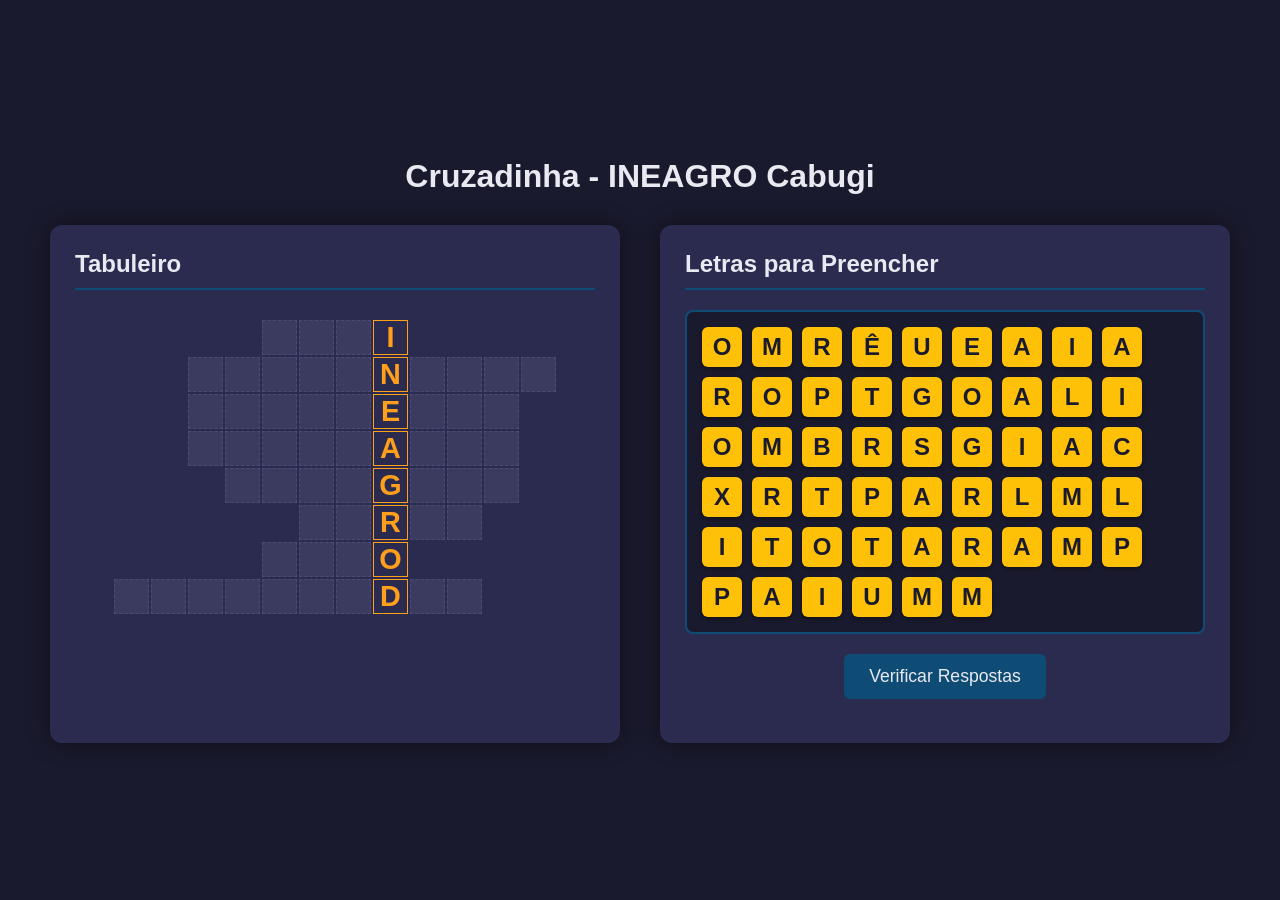
<file: index.html>
<!doctype html>
<html lang="pt-BR">
  <head>
    <meta charset="UTF-8" />
    <meta name="viewport" content="width=device-width, initial-scale=1.0" />
    <title>Acróstico - UFERSA</title>
    <link rel="icon" type="image/x-icon" href="assets/icon.ico" />
    <link rel="stylesheet" href="style.css" />
  </head>
  <body>
    <div class="main-layout">
      <header>
        <h1>Cruzadinha - INEAGRO Cabugi</h1>
      </header>

      <main class="game-area">
        <section class="acrostic-section">
          <h2>Tabuleiro</h2>
          <div id="acrostic-grid"></div>
        </section>

        <section class="letters-section">
          <h2>Letras para Preencher</h2>
          <div id="letter-box"></div>
          <div class="controls">
            <button onclick="checkAnswers()">Verificar Respostas</button>
            <p id="feedback"></p>
          </div>
        </section>
      </main>
    </div>

    <script src="script.js"></script>
  </body>
</html>
</file>
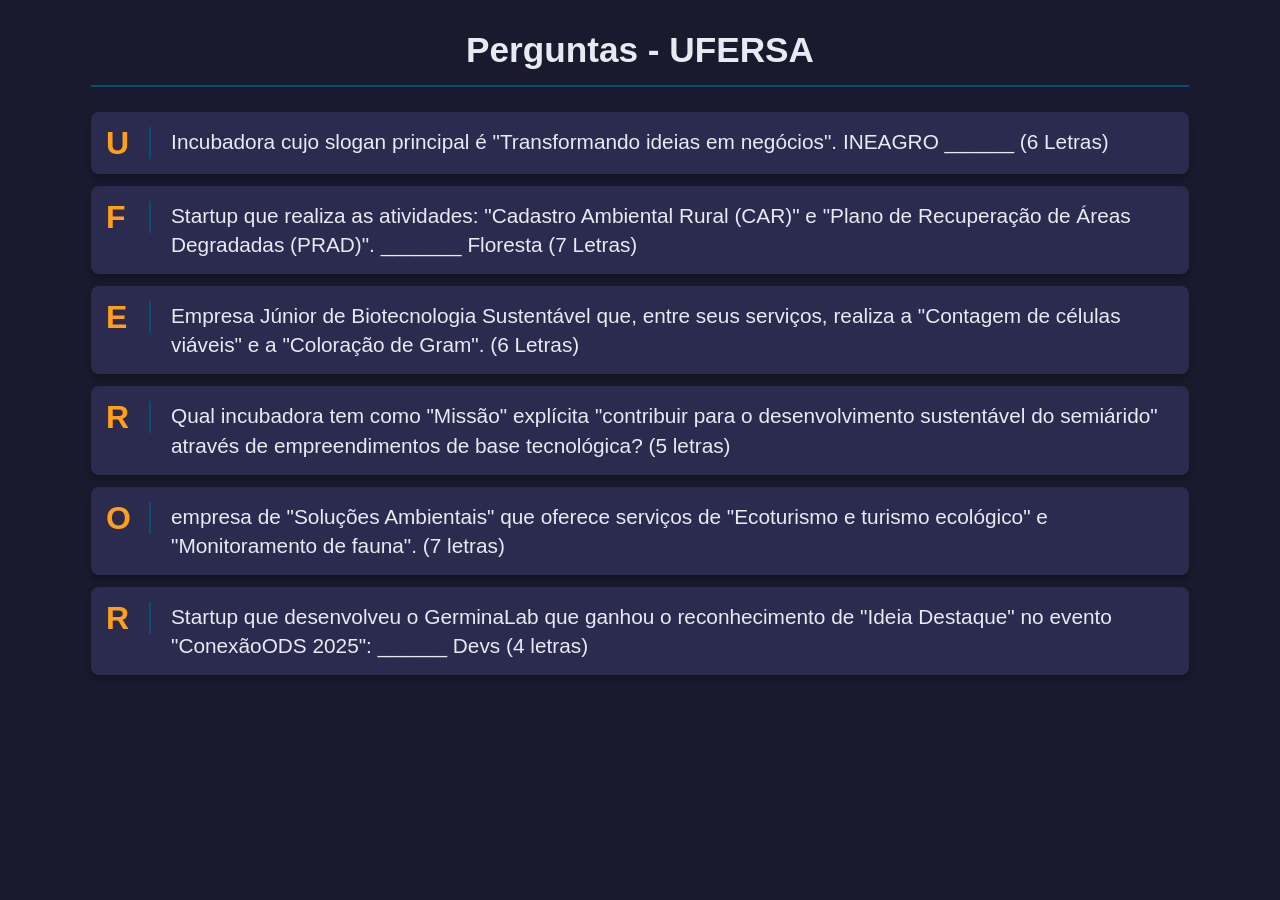
<file: dicas.html>
<!DOCTYPE html>
<html lang="pt-BR">
<head>
    <meta charset="UTF-8">
    <meta name="viewport" content="width=device-width, initial-scale=1.0">
    <title>Perguntas - UFERSA</title>
    <link rel="icon" type="image/x-icon" href="assets/icon.ico">

    <link rel="stylesheet" href="style.css"> 
</head>
<body class="hints-page"> 
    <div class="hints-container">
        <h1>Perguntas - UFERSA</h1>

        <ul class="question-list">
            
            <li class="question-item">
                <span class="letter">U</span>
                <span class="hint-text">Incubadora cujo slogan principal é "Transformando ideias em negócios". INEAGRO ______ (6 Letras)</span>
            </li>
            
            <li class="question-item">
                <span class="letter">F</span>
                <span class="hint-text">Startup que realiza as atividades: "Cadastro Ambiental Rural (CAR)" e "Plano de Recuperação de Áreas Degradadas (PRAD)". _______ Floresta (7 Letras)</span>
            </li>
            
            <li class="question-item">
                <span class="letter">E</span>
                <span class="hint-text">Empresa Júnior de Biotecnologia Sustentável que, entre seus serviços, realiza a "Contagem de células viáveis" e a "Coloração de Gram". (6 Letras)</span>
            </li>
            
            <li class="question-item">
                <span class="letter">R</span>
                <span class="hint-text">Qual incubadora tem como "Missão" explícita "contribuir para o desenvolvimento sustentável do semiárido" através de empreendimentos de base tecnológica? (5 letras)</span>
            </li>

            <li class="question-item">
                <span class="letter">O</span>
                <span class="hint-text">empresa de "Soluções Ambientais" que oferece serviços de "Ecoturismo e turismo ecológico" e "Monitoramento de fauna". (7 letras)</span>
            </li>

            <li class="question-item">
                <span class="letter">R</span>
                <span class="hint-text">Startup que desenvolveu o GerminaLab que ganhou o reconhecimento de "Ideia Destaque" no evento "ConexãoODS 2025": ______ Devs (4 letras)</span>
            </li>
        </ul>
    </div>
</body>
</html>
</file>
<file: style.css>
/* Paleta Dark Mode */
:root {
  --bg-color: #1a1a2e;
  --text-color: #e9e9f2;
  --primary-color: #0f4c75;
  --accent-color: #ff9f1c;
  --tile-color: #2b2b4f;
  --cell-empty-color: #3b3b5f;
  --cell-border: #4a4a75;
  --letter-tile-bg: #ffc107;
  --correct-color: #38a3a5;
  --error-color: #d90429;
  user-select: none;
}

/* Reset Básico para garantir consistência e tamanho exato */
* {
  margin: 0;
  padding: 0;
  box-sizing: border-box;
}

body {
  font-family: "Segoe UI", Tahoma, Geneva, Verdana, sans-serif;
  background-color: var(--bg-color);
  color: var(--text-color);
  display: flex;
  justify-content: center;
  align-items: center;
  min-height: 100vh;
}

/* Otimização para Tablet */
.main-layout {
  width: 95%;
  max-width: 1200px;
  padding: 10px;
}

header h1 {
  text-align: center;
  color: var(--text-color);
  margin-bottom: 30px;
}

.game-area {
  display: flex;
  gap: 40px;
  flex-direction: column;
}

@media (min-width: 768px) {
  .game-area {
    flex-direction: row;
  }
}

/* Estilo das Seções */

section {
  min-height: 518px;
}

.acrostic-section,
.letters-section {
  flex: 1;
  background: var(--tile-color);
  padding: 25px;
  border-radius: 12px;
  box-shadow: 0 0 20px rgba(0, 0, 0, 0.5);
}
.acrostic-section h2,
.letters-section h2 {
  border-bottom: 2px solid var(--primary-color);
  padding-bottom: 10px;
  margin-bottom: 20px;
}

#acrostic-grid {
  display: grid;
  gap: 2px;
  margin-bottom: 20px;
  justify-content: center;
  overflow-x: auto;
  padding: 10px 0;
}

/* Elementos individuais do Grid */
.cell,
.acrostic-letter {
  width: 35px;
  height: 35px;
  display: flex;
  justify-content: center;
  align-items: center;
  font-size: 1.4em;
  font-weight: bold;
  margin-right: 0;
  grid-column: var(--start-col);
  grid-row: var(--start-row);
}

/* A Letra Vertical Fixa (o PIVOT) */
.acrostic-letter {
  color: var(--accent-color);
  font-size: 1.8em;
  border: 1px solid var(--accent-color);
}

/* Célula Preenchível */
.cell.droppable {
  border: 1px dashed var(--cell-border);
  background-color: var(--cell-empty-color);
  color: var(--text-color);
  cursor: pointer;
}

/* Células VAZIAS/Invisíveis (Spacers) */
.cell.spacer {
  background-color: transparent;
  border: none;
  pointer-events: none;
}

.drag-over {
  background-color: var(--primary-color) !important;
}

#letter-box {
  display: grid;
  grid-template-columns: repeat(auto-fill, 40px);
  gap: 10px;
  min-height: 324px;
  padding: 15px;
  border: 2px solid var(--primary-color);
  border-radius: 8px;
  background-color: #1a1a2e;
  align-content: start;
}

.letter-tile {
  width: 40px;
  height: 40px;
  background-color: var(--letter-tile-bg);
  color: var(--bg-color);
  border-radius: 6px;
  display: flex;
  justify-content: center;
  align-items: center;
  cursor: grab;
  font-weight: bold;
  font-size: 1.5em;
  user-select: none;
  box-shadow: 0 2px 4px rgba(0, 0, 0, 0.4);
}

.hidden {
  visibility: hidden;
}

.controls {
  margin-top: 20px;
  text-align: center;
}

button {
  background-color: var(--primary-color);
  color: var(--text-color);
  padding: 12px 25px;
  border: none;
  border-radius: 6px;
  cursor: pointer;
  font-size: 1.1em;
  transition: background-color 0.2s;
}
button:hover {
  background-color: #0b3b5c;
}

#feedback {
  margin-top: 15px;
  font-weight: bold;
}
.correct {
  color: var(--correct-color);
}
.incorrect {
  color: var(--error-color);
}

body.hints-page {
  display: flex;
  justify-content: center;
  align-items: flex-start;
  padding: 30px;
  min-height: 100vh;
  margin: 0 auto;
  max-width: none;
}

.hints-container {
  width: 90%;
  max-width: 1200px;
  margin: 0;
}

.hints-container h1 {
  font-size: 2.2em;
  text-align: center;
  border-bottom: 2px solid var(--primary-color);
  padding-bottom: 15px;
  margin-bottom: 25px;
}

.question-list {
  list-style: none;
  padding: 0;
}

.question-item {
  background-color: var(--tile-color);
  padding: 15px;
  margin-bottom: 12px;
  border-radius: 8px;
  box-shadow: 0 4px 6px rgba(0, 0, 0, 0.3);
  display: flex;
  align-items: flex-start;
}

.letter {
  font-size: 2em;
  font-weight: bold;
  color: var(--accent-color);
  margin-right: 20px;
  padding-right: 20px;
  border-right: 2px solid var(--primary-color);
  line-height: 1;
  min-width: 45px;
}

.hint-text {
  font-size: 1.3em;
  line-height: 1.4;
}
</file>
